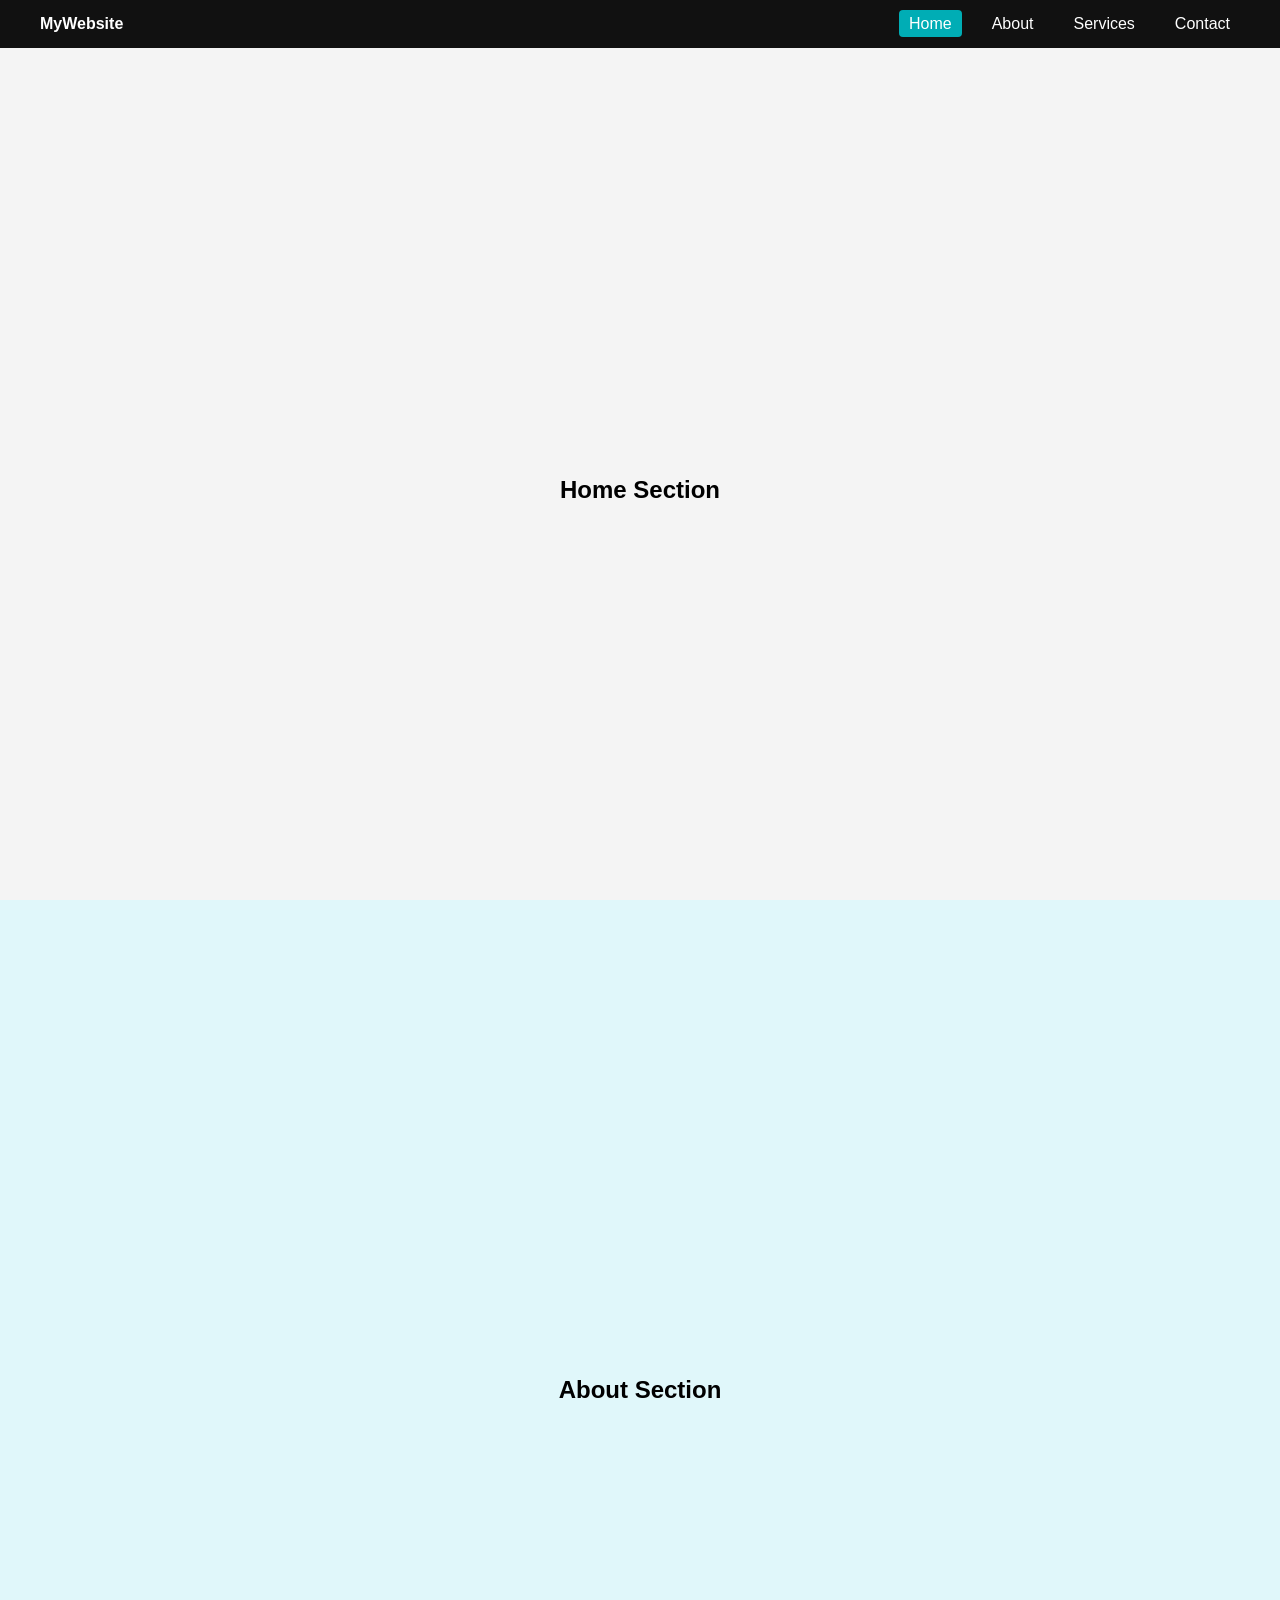
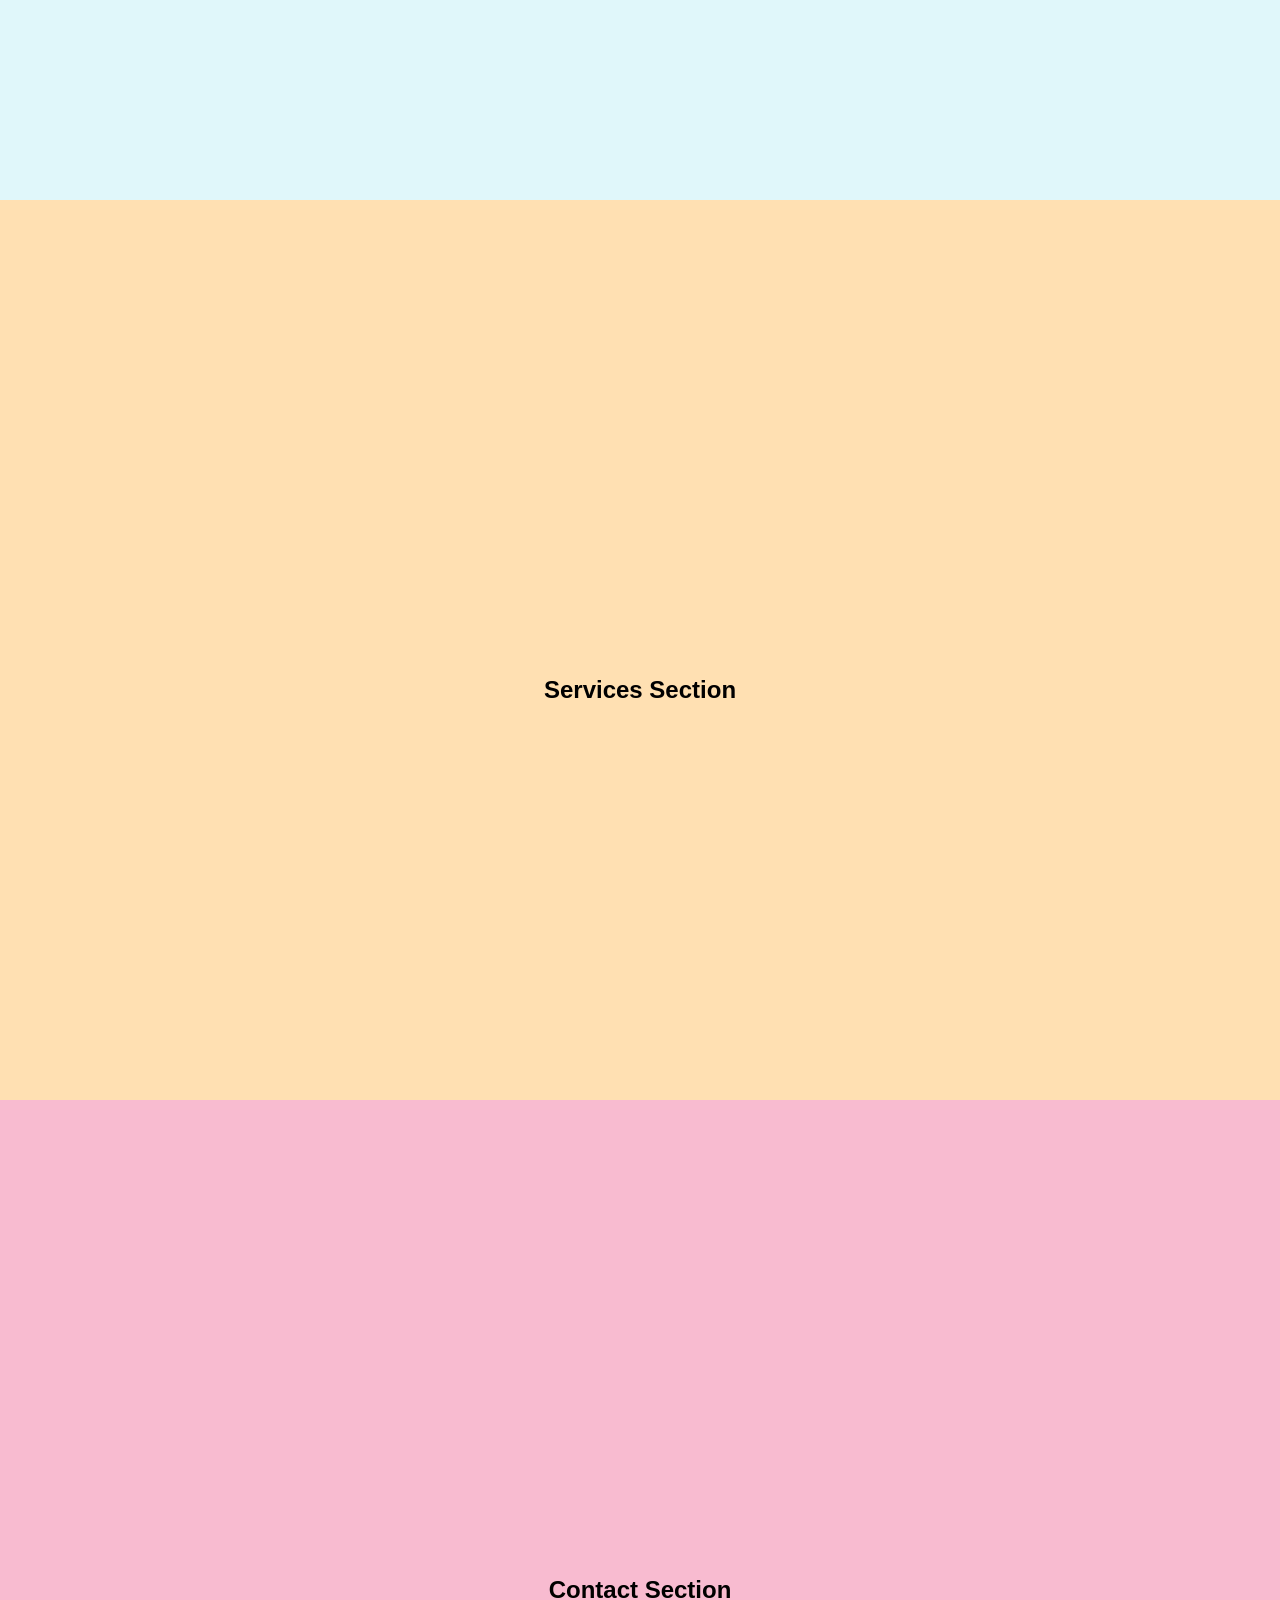
<file: web_internship/task 3/index.html>
<!DOCTYPE html>
<html lang="en">
<head>
<meta charset="UTF-8">
<meta name="viewport" content="width=device-width, initial-scale=1.0">
<title>Navigation Menu</title>
<link rel="stylesheet" href="style.css">
</head>
<body>

<nav>
    <div class="logo">MyWebsite</div>

    <ul class="nav-links">
        <li><a href="#home" class="active">Home</a></li>
        <li><a href="#about">About</a></li>
        <li><a href="#services">Services</a></li>
        <li><a href="#contact">Contact</a></li>
    </ul>

    <div class="menu-toggle" onclick="toggleMenu()">☰</div>
</nav>

<section id="home"><h2>Home Section</h2></section>
<section id="about"><h2>About Section</h2></section>
<section id="services"><h2>Services Section</h2></section>
<section id="contact"><h2>Contact Section</h2></section>

<script src="script.js"></script>
</body>
</html>
</file>
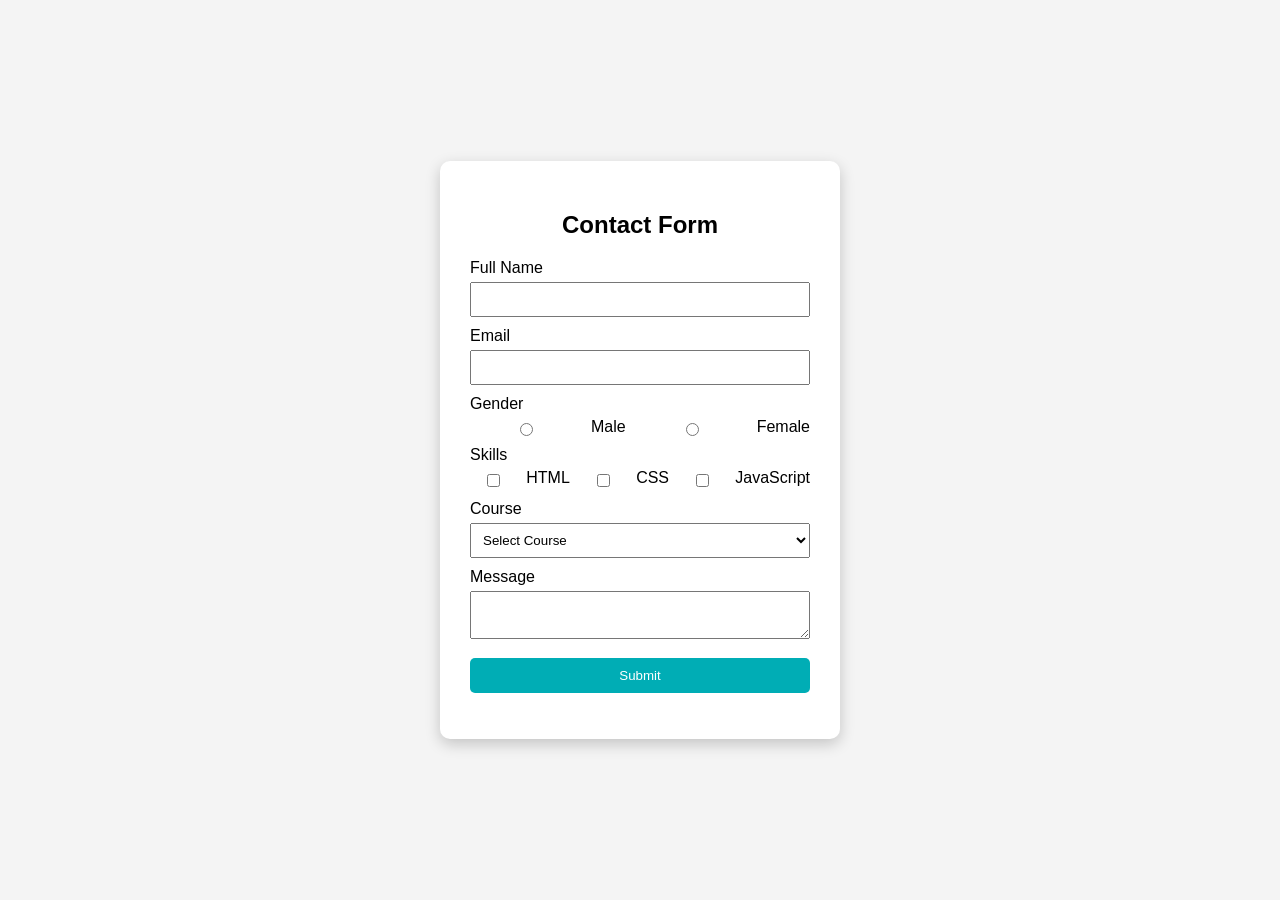
<file: web_internship/task4/index.html>
<!DOCTYPE html>
<html lang="en">
<head>
<meta charset="UTF-8">
<meta name="viewport" content="width=device-width, initial-scale=1.0">
<title>Contact Form</title>
<link rel="stylesheet" href="style.css">
</head>
<body>

<div class="container">
    <h2>Contact Form</h2>

    <form id="contactForm">

        <label>Full Name</label>
        <input type="text" id="name" required>

        <label>Email</label>
        <input type="email" id="email" required>

        <label>Gender</label>
        <div class="inline">
            <input type="radio" name="gender" value="Male" required> Male
            <input type="radio" name="gender" value="Female"> Female
        </div>

        <label>Skills</label>
        <div class="inline">
            <input type="checkbox" value="HTML"> HTML
            <input type="checkbox" value="CSS"> CSS
            <input type="checkbox" value="JavaScript"> JavaScript
        </div>

        <label>Course</label>
        <select required>
            <option value="">Select Course</option>
            <option>B.Tech</option>
            <option>BCA</option>
            <option>MCA</option>
        </select>

        <label>Message</label>
        <textarea required></textarea>

        <button type="submit">Submit</button>
        <p id="successMsg"></p>

    </form>
</div>

<script src="script.js"></script>
</body>
</html>
</file>
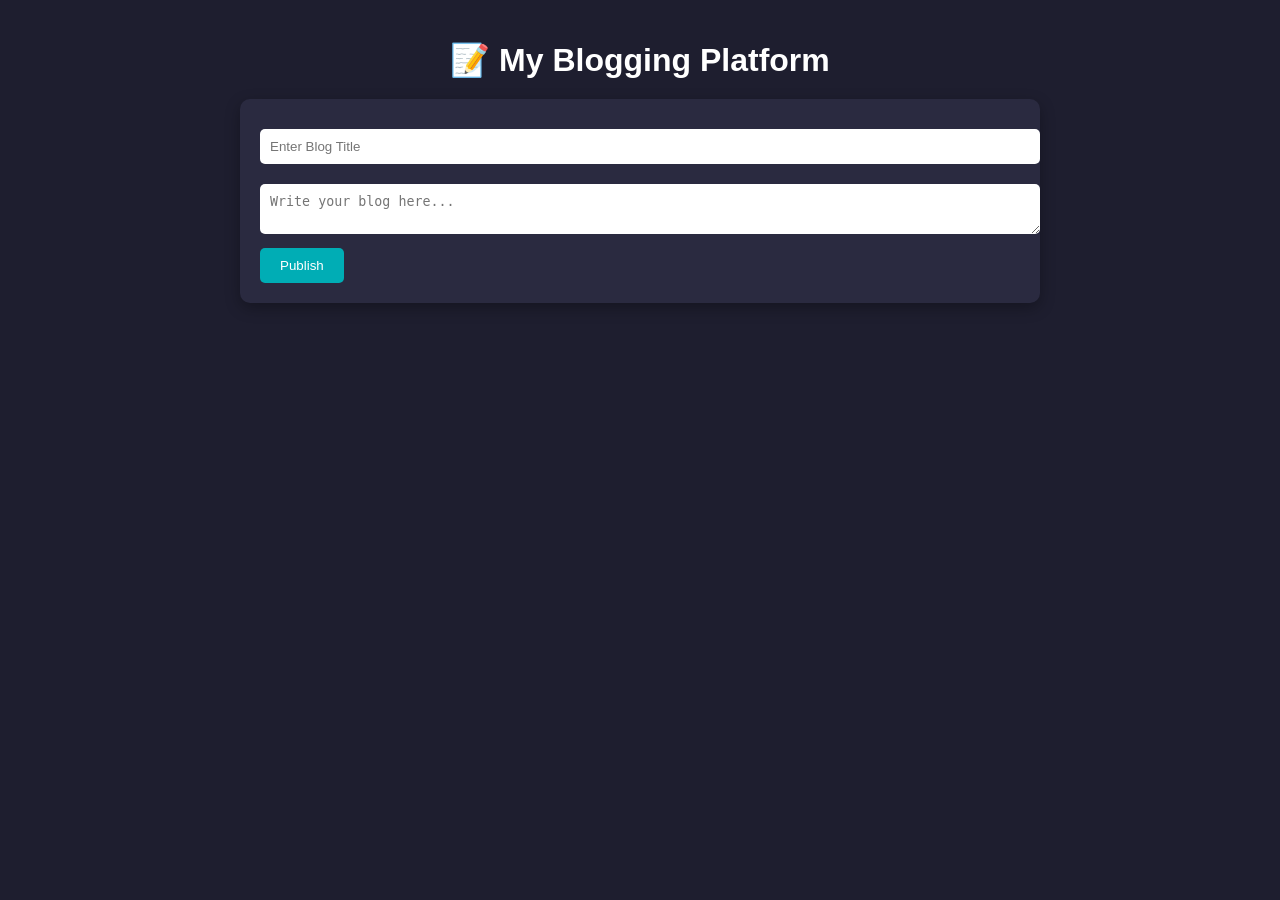
<file: web_internship/task5/index.html>
<!DOCTYPE html>
<html lang="en">
<head>
<meta charset="UTF-8">
<meta name="viewport" content="width=device-width, initial-scale=1.0">
<title>Advanced Blogging Platform</title>
<link rel="stylesheet" href="style.css">
</head>
<body>

<div class="container">
    <h1>📝 My Blogging Platform</h1>

    <div class="form-section">
        <input type="hidden" id="editId">
        <input type="text" id="title" placeholder="Enter Blog Title">
        <textarea id="content" placeholder="Write your blog here..."></textarea>
        <button onclick="savePost()">Publish</button>
    </div>

    <div id="posts"></div>
</div>

<script src="script.js"></script>
</body>
</html>
</file>
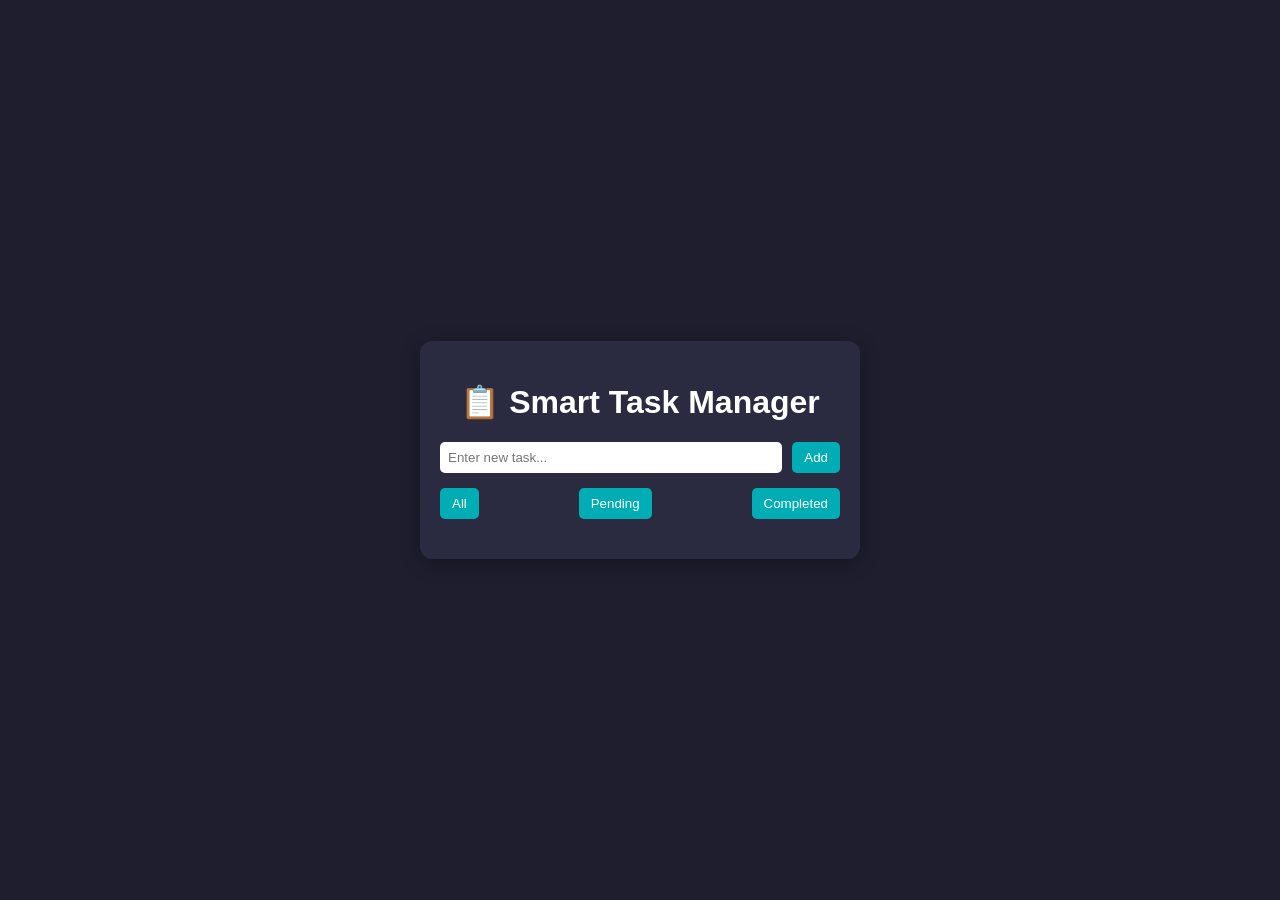
<file: web_internship/task6/index.html>
<!DOCTYPE html>
<html lang="en">
<head>
<meta charset="UTF-8">
<meta name="viewport" content="width=device-width, initial-scale=1.0">
<title>Smart Task Manager</title>
<link rel="stylesheet" href="style.css">
</head>
<body>

<div class="container">
    <h1>📋 Smart Task Manager</h1>

    <div class="input-section">
        <input type="text" id="taskInput" placeholder="Enter new task...">
        <button onclick="addTask()">Add</button>
    </div>

    <div class="filters">
        <button onclick="filterTasks('all')">All</button>
        <button onclick="filterTasks('pending')">Pending</button>
        <button onclick="filterTasks('completed')">Completed</button>
    </div>

    <ul id="taskList"></ul>

    <p id="taskCount"></p>
</div>

<script src="script.js"></script>
</body>
</html>
</file>
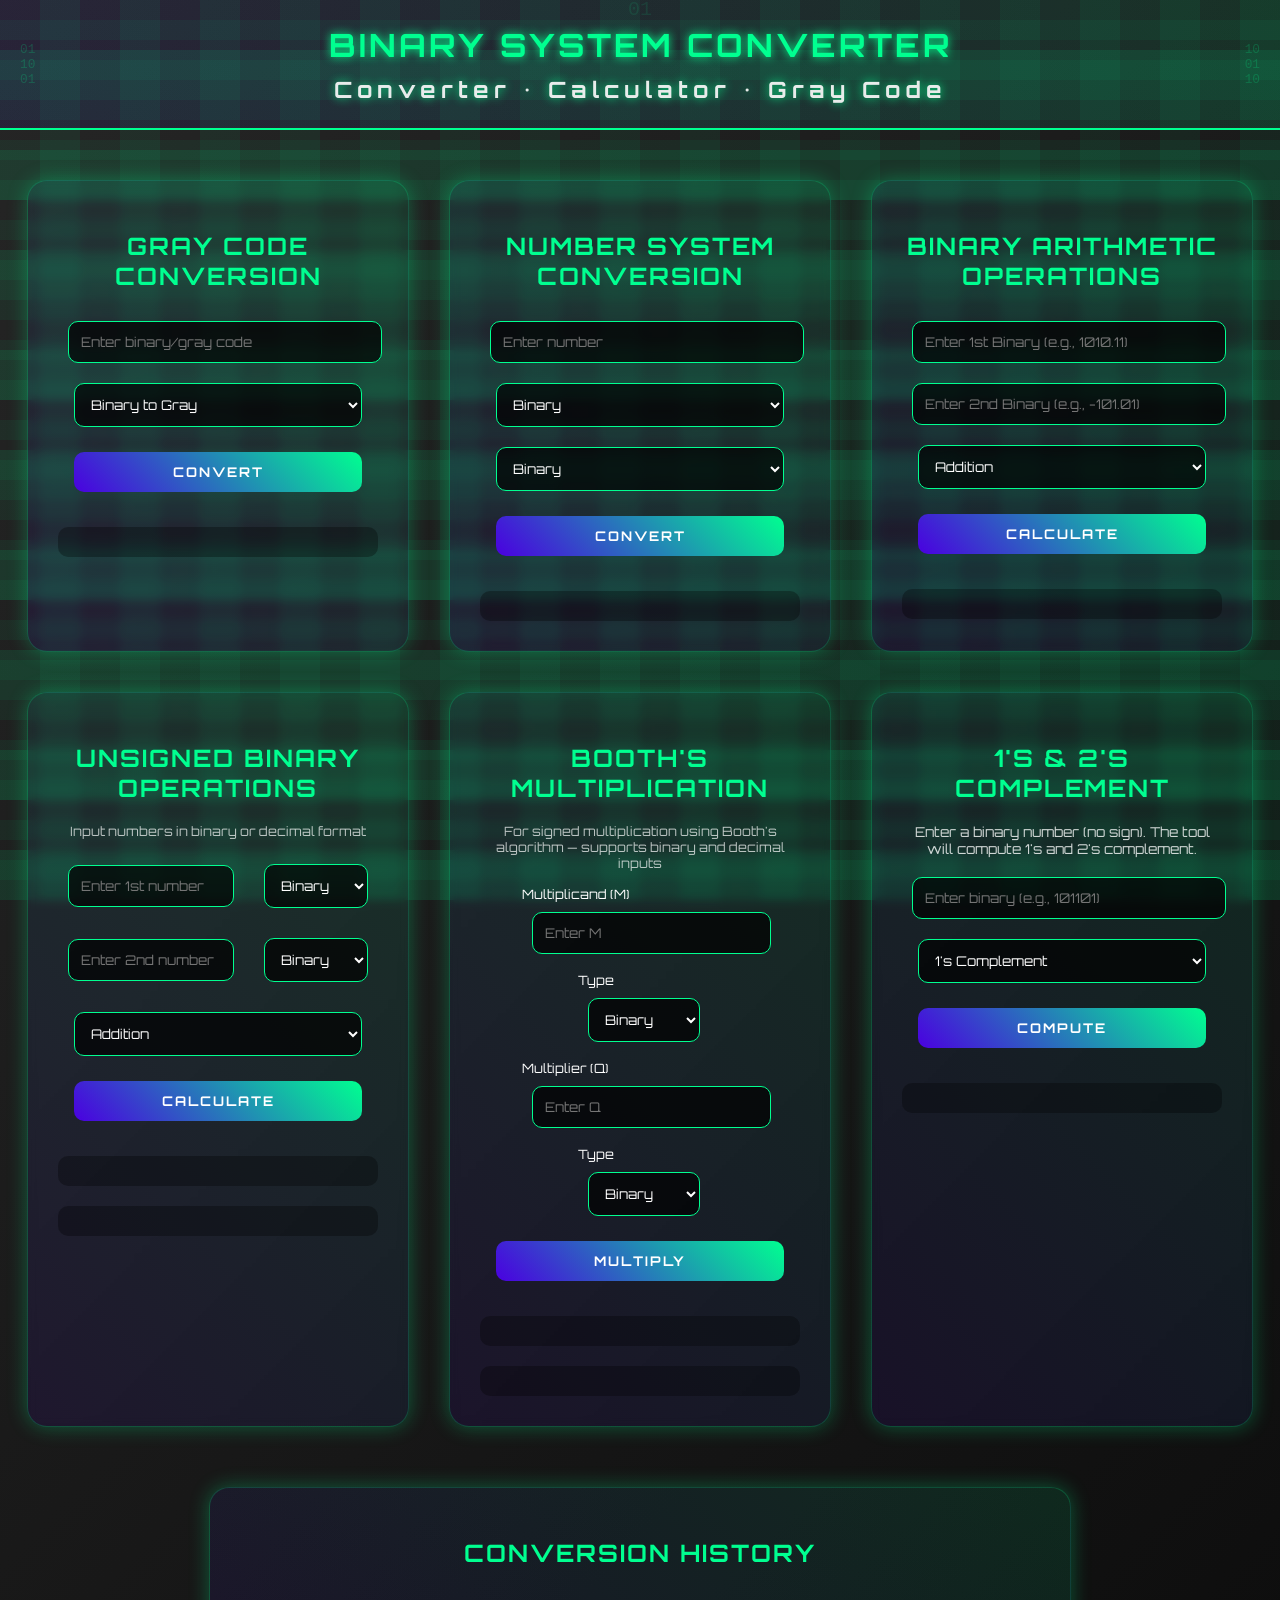
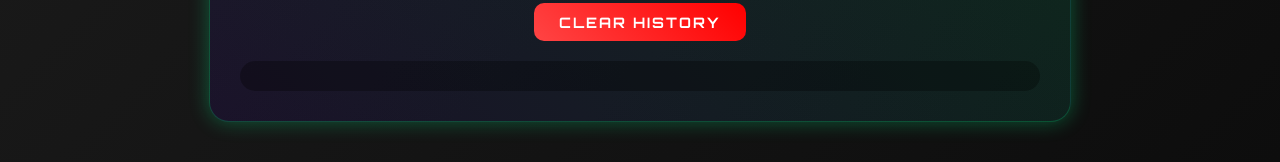
<file: web_internship/projects/binary-converter/index.html>
<!DOCTYPE html>
<html lang="en">

<head>
    <meta charset="UTF-8">
    <meta name="viewport" content="width=device-width, initial-scale=1.0">
    <title> BinaryHub | Converter & Calculator</title>
    <link rel="preconnect" href="https://fonts.googleapis.com">
    <link rel="preconnect" href="https://fonts.gstatic.com" crossorigin>
    <link href="https://fonts.googleapis.com/css2?family=Orbitron:wght@400;700&display=swap" rel="stylesheet">
    <style>
        @import url('https://fonts.googleapis.com/css2?family=Orbitron:wght@400;700&display=swap');

        :root {
            --primary-color: #00ff90;
            --secondary-color: #4a00e0;
            --bg-gradient: linear-gradient(135deg, rgba(26, 26, 26, 0.95), rgba(0, 0, 0, 0.95));
            --card-gradient: linear-gradient(45deg, rgba(74, 0, 224, 0.1), rgba(0, 255, 144, 0.1));
            --glow-shadow: 0 0 20px rgba(0, 255, 144, 0.3);
        }

        @keyframes binaryRain {
            0% {
                transform: translateY(-50%);
            }

            100% {
                transform: translateY(50%);
            }
        }

        body {
            font-family: 'Orbitron', sans-serif;
            background: var(--bg-gradient);
            color: white;
            text-align: center;
            margin: 0;
            padding: 0;
            min-height: 100vh;
            overflow-x: hidden;
            position: relative;
        }

        body::before {
            content: "";
            position: fixed;
            top: 0;
            left: 0;
            width: 100%;
            height: 100%;
            pointer-events: none;
            z-index: -1;
            background: repeating-linear-gradient(180deg,
                    transparent 0,
                    transparent 50px,
                    rgba(0, 255, 144, 0.1) 50px,
                    rgba(0, 255, 144, 0.1) 100px);
            animation: binaryRain 20s linear infinite;
        }

        body::after {
            content: "01";
            position: fixed;
            top: 0;
            left: 0;
            width: 100%;
            height: 100%;
            pointer-events: none;
            z-index: -1;
            font-family: 'Courier New', monospace;
            font-size: 20px;
            line-height: 20px;
            color: rgba(0, 255, 144, 0.1);
            white-space: pre-wrap;
            animation: binaryRain 15s linear infinite;
            background:
                repeating-linear-gradient(90deg,
                    transparent 0px,
                    transparent 40px,
                    rgba(0, 255, 144, 0.05) 40px,
                    rgba(0, 255, 144, 0.05) 80px),
                repeating-linear-gradient(180deg,
                    transparent 0px,
                    transparent 20px,
                    rgba(0, 255, 144, 0.05) 20px,
                    rgba(0, 255, 144, 0.05) 40px);
        }

        @keyframes glitch {
            0% {
                transform: none;
                opacity: 1;
            }

            7% {
                transform: skew(-0.5deg, -0.9deg);
                opacity: 0.75;
            }

            10% {
                transform: none;
                opacity: 1;
            }

            27% {
                transform: none;
                opacity: 1;
            }

            30% {
                transform: skew(0.8deg, -0.1deg);
                opacity: 0.75;
            }

            35% {
                transform: none;
                opacity: 1;
            }

            52% {
                transform: none;
                opacity: 1;
            }

            55% {
                transform: skew(-1deg, 0.2deg);
                opacity: 0.75;
            }

            50% {
                transform: none;
                opacity: 1;
            }

            72% {
                transform: none;
                opacity: 1;
            }

            75% {
                transform: skew(0.4deg, 1deg);
                opacity: 0.75;
            }

            80% {
                transform: none;
                opacity: 1;
            }

            100% {
                transform: none;
                opacity: 1;
            }
        }

        @keyframes float {

            0%,
            100% {
                transform: translateY(0);
            }

            50% {
                transform: translateY(-10px);
            }
        }

        .header-container {
            background: var(--card-gradient);
            padding: 25px;
            margin: 0;
            border-bottom: 2px solid var(--primary-color);
            position: relative;
            overflow: hidden;
        }

        .header-container::before {
            content: '';
            position: absolute;
            top: 0;
            left: -100%;
            width: 100%;
            height: 100%;
            background: linear-gradient(90deg,
                    transparent,
                    rgba(0, 255, 144, 0.2),
                    transparent);
            animation: shine 3s infinite;
        }

        @keyframes shine {
            to {
                left: 200%;
            }
        }

        h1 {
            color: var(--primary-color);
            text-transform: uppercase;
            letter-spacing: 3px;
            text-shadow: 0 0 10px var(--primary-color);
            margin: 0;
            animation: glitch 5s infinite;
            position: relative;
        }

        .header-subtitle {
            font-size: 0.7em;
            display: block;
            margin-top: 10px;
            color: #fff;
            text-transform: none;
            letter-spacing: 5px;
            opacity: 0.9;
        }

        .binary-decoration {
            position: absolute;
            font-family: 'Courier New', monospace;
            color: rgba(0, 255, 144, 0.2);
            font-size: 0.8em;
            pointer-events: none;
            user-select: none;
        }

        .binary-left {
            left: 20px;
            top: 50%;
            transform: translateY(-50%);
        }

        .binary-right {
            right: 20px;
            top: 50%;
            transform: translateY(-50%);
        }

        .header-subtitle span {
            display: inline-block;
            position: relative;
            transition: all 0.3s ease;
        }

        .header-subtitle span:hover {
            color: var(--primary-color);
            text-shadow: 0 0 10px var(--primary-color);
            transform: scale(1.1);
        }

        .header-subtitle span::before {
            content: attr(data-text);
            position: absolute;
            left: -2px;
            text-shadow: 3px 3px var(--secondary-color);
            opacity: 0;
            transform: scale(0.8);
            transition: all 0.3s ease;
        }

        .header-subtitle span:hover::before {
            opacity: 0.3;
            transform: scale(1);
        }

        .container {
            margin-top: 30px;
            display: flex;
            flex-wrap: wrap;
            justify-content: center;
            gap: 40px;
            padding: 20px;
        }

        .card {
            background: var(--card-gradient);
            padding: 30px;
            border-radius: 20px;
            width: 320px;
            box-shadow: var(--glow-shadow);
            border: 1px solid rgba(0, 255, 144, 0.2);
            backdrop-filter: blur(5px);
            transition: transform 0.3s, box-shadow 0.3s;
        }

        .card:hover {
            transform: translateY(-5px);
            box-shadow: 0 0 30px rgba(0, 255, 144, 0.4);
        }

        h2 {
            color: var(--primary-color);
            margin-bottom: 20px;
            font-size: 1.5em;
            text-transform: uppercase;
            letter-spacing: 2px;
        }

        input,
        select {
            padding: 12px;
            width: 90%;
            margin: 10px;
            border-radius: 10px;
            border: 1px solid var(--primary-color);
            background: rgba(0, 0, 0, 0.7);
            color: white;
            font-family: 'Orbitron', sans-serif;
            transition: all 0.3s;
        }

        input:focus,
        select:focus {
            outline: none;
            box-shadow: 0 0 15px var(--primary-color);
            background: rgba(0, 0, 0, 0.9);
        }

        button {
            padding: 12px 25px;
            width: 90%;
            margin: 15px 10px;
            border-radius: 10px;
            border: none;
            background: linear-gradient(45deg, var(--secondary-color), var(--primary-color));
            color: white;
            cursor: pointer;
            font-weight: bold;
            font-family: 'Orbitron', sans-serif;
            text-transform: uppercase;
            letter-spacing: 2px;
            transition: all 0.3s;
            position: relative;
            overflow: hidden;
        }

        button:hover {
            transform: scale(1.02);
            box-shadow: 0 0 20px rgba(0, 255, 144, 0.5);
        }

        button:active {
            transform: scale(0.98);
        }

        .result {
            margin-top: 20px;
            font-weight: bold;
            color: var(--primary-color);
            text-shadow: 0 0 5px var(--primary-color);
            padding: 15px;
            border-radius: 10px;
            background: rgba(0, 0, 0, 0.3);
        }

        .history-card {
            background: var(--card-gradient);
            padding: 30px;
            border-radius: 20px;
            width: 90%;
            max-width: 800px;
            margin: 40px auto;
            box-shadow: var(--glow-shadow);
            border: 1px solid rgba(0, 255, 144, 0.2);
        }

        .history-list {
            max-height: 300px;
            overflow-y: auto;
            text-align: left;
            padding: 15px;
            border-radius: 15px;
            background: rgba(0, 0, 0, 0.3);
            scrollbar-width: thin;
            scrollbar-color: var(--primary-color) rgba(0, 0, 0, 0.3);
        }

        .history-list::-webkit-scrollbar {
            width: 8px;
        }

        .history-list::-webkit-scrollbar-track {
            background: rgba(0, 0, 0, 0.3);
            border-radius: 4px;
        }

        .history-list::-webkit-scrollbar-thumb {
            background: var(--primary-color);
            border-radius: 4px;
        }

        .history-item {
            padding: 15px;
            border-bottom: 1px solid rgba(0, 255, 144, 0.2);
            margin: 8px 0;
            border-radius: 8px;
            transition: all 0.3s;
        }

        .history-item:hover {
            background: rgba(0, 255, 144, 0.1);
            transform: translateX(5px);
        }

        .clear-history {
            background: linear-gradient(45deg, #ff4444, #ff0000);
            color: white;
            width: auto;
            padding: 10px 25px;
            margin-bottom: 20px;
            font-size: 0.9em;
        }

        .clear-history:hover {
            background: linear-gradient(45deg, #ff0000, #ff4444);
        }

        /* Binary rain container */
        .binary-rain {
            position: fixed;
            top: 0;
            left: 0;
            width: 100%;
            height: 100%;
            pointer-events: none;
            z-index: -1;
            overflow: hidden;
        }

        .binary-column {
            position: absolute;
            top: -20px;
            color: rgba(0, 255, 144, 0.2);
            font-family: 'Courier New', monospace;
            font-size: 20px;
            line-height: 20px;
            white-space: nowrap;
            animation: rain linear infinite;
        }

        @keyframes rain {
            from {
                transform: translateY(-100%);
            }

            to {
                transform: translateY(100vh);
            }
        }
    </style>
</head>

<body>
    <div class="binary-rain"></div>
    <script>
        // Create dynamic binary rain effect
        function createBinaryRain() {
            const container = document.querySelector('.binary-rain');
            const width = window.innerWidth;
            const columns = Math.floor(width / 20); // 20px per column

            for (let i = 0; i < columns; i++) {
                const column = document.createElement('div');
                column.className = 'binary-column';
                column.style.left = i * 20 + 'px';
                column.style.animationDuration = Math.random() * 10 + 5 + 's'; // Random speed between 5-15s
                column.style.animationDelay = Math.random() * 5 + 's'; // Random delay up to 5s
                container.appendChild(column);

                // Generate random binary string
                setInterval(() => {
                    column.textContent = Array(Math.floor(Math.random() * 20) + 10)
                        .fill(0)
                        .map(() => Math.round(Math.random()))
                        .join('');
                }, 1000);
            }
        }

        // Initialize binary rain on page load
        window.addEventListener('load', createBinaryRain);

        // Recreate rain effect on window resize
        let resizeTimeout;
        window.addEventListener('resize', () => {
            clearTimeout(resizeTimeout);
            resizeTimeout = setTimeout(() => {
                const container = document.querySelector('.binary-rain');
                container.innerHTML = '';
                createBinaryRain();
            }, 300);
        });
    </script>

    <div class="header-container">
        <div class="binary-decoration binary-left">01<br>10<br>01</div>
        <h1>
            <span class="header-main">Binary System Converter</span>
            <span class="header-subtitle">
                <span data-text="Converter">Converter</span> •
                <span data-text="Calculator">Calculator</span> •
                <span data-text="Gray Code">Gray Code</span>
            </span>
        </h1>
        <div class="binary-decoration binary-right">10<br>01<br>10</div>
    </div>
    <div class="container">
        <!-- Gray Code Section -->
        <div class="card">
            <h2>Gray Code Conversion</h2>
            <input type="text" id="grayInput" placeholder="Enter binary/gray code">
            <select id="grayOperation">
                <option value="binaryToGray">Binary to Gray</option>
                <option value="grayToBinary">Gray to Binary</option>
            </select>
            <button onclick="convertGrayCode()">Convert</button>
            <div id="grayResult" class="result"></div>
        </div>

        <!-- Conversion Section -->
        <div class="card">
            <h2>Number System Conversion</h2>
            <input type="text" id="numInput" placeholder="Enter number">
            <select id="fromBase">
                <option value="2">Binary</option>
                <option value="8">Octal</option>
                <option value="10">Decimal</option>
                <option value="16">Hexadecimal</option>
            </select>
            <select id="toBase">
                <option value="2">Binary</option>
                <option value="8">Octal</option>
                <option value="10">Decimal</option>
                <option value="16">Hexadecimal</option>
            </select>
            <button onclick="convert()">Convert</button>
            <div id="convResult" class="result"></div>
        </div>

        <!-- Arithmetic Section -->
        <div class="card">
            <h2>Binary Arithmetic Operations</h2>
            <input type="text" id="bin1" placeholder="Enter 1st Binary (e.g., 1010.11)">
            <input type="text" id="bin2" placeholder="Enter 2nd Binary (e.g., -101.01)">
            <select id="operation">
                <option value="add">Addition</option>
                <option value="sub">Subtraction</option>
                <option value="mul">Multiplication</option>
                <option value="div">Division</option>
            </select>
            <button onclick="binaryOperation()">Calculate</button>
            <div id="arthResult" class="result"></div>
        </div>

        <!-- Unsigned Binary Section -->
        <div class="card">
            <h2>Unsigned Binary Operations</h2>
            <div class="info-text" style="font-size: 0.8em; margin-bottom: 15px; color: rgba(255,255,255,0.7);">
                Input numbers in binary or decimal format
            </div>
            <div style="display: flex; align-items: center; gap: 10px; margin-bottom: 10px;">
                <input type="text" id="unsignedBin1" placeholder="Enter 1st number" style="flex: 1;">
                <select id="input1Type" style="width: auto;">
                    <option value="binary">Binary</option>
                    <option value="decimal">Decimal</option>
                </select>
            </div>
            <div style="display: flex; align-items: center; gap: 10px; margin-bottom: 10px;">
                <input type="text" id="unsignedBin2" placeholder="Enter 2nd number" style="flex: 1;">
                <select id="input2Type" style="width: auto;">
                    <option value="binary">Binary</option>
                    <option value="decimal">Decimal</option>
                </select>
            </div>
            <select id="unsignedOperation">
                <option value="add">Addition</option>
                <option value="sub">Subtraction</option>
                <option value="mul">Multiplication</option>
                <option value="div">Division</option>
                <option value="and">AND</option>
                <option value="or">OR</option>
                <option value="xor">XOR</option>
                <option value="leftShift">Left Shift</option>
                <option value="rightShift">Right Shift</option>
            </select>
            <button onclick="unsignedBinaryOperation()">Calculate</button>
            <div id="unsignedSteps" class="result"
                style="text-align: left; font-family: monospace; white-space: pre-wrap;"></div>
            <div id="unsignedResult" class="result"></div>
        </div>

        <!-- Booth's Algorithm Section -->
        <div class="card">
            <h2>Booth's Multiplication</h2>
            <div class="info-text" style="font-size: 0.8em; margin-bottom: 15px; color: rgba(255,255,255,0.7);">
                For signed multiplication using Booth's algorithm — supports binary and decimal inputs
            </div>
            <div style="display:flex; gap:8px; align-items:center; justify-content:center; flex-wrap:wrap;">
                <div style="display:flex; flex-direction:column; align-items:flex-start">
                    <label style="font-size:0.8em">Multiplicand (M)</label>
                    <input type="text" id="boothM" placeholder="Enter M">
                </div>
                <div style="display:flex; flex-direction:column; align-items:flex-start">
                    <label style="font-size:0.8em">Type</label>
                    <select id="boothMType">
                        <option value="binary">Binary</option>
                        <option value="decimal">Decimal</option>
                    </select>
                </div>
                <div style="display:flex; flex-direction:column; align-items:flex-start">
                    <label style="font-size:0.8em">Multiplier (Q)</label>
                    <input type="text" id="boothQ" placeholder="Enter Q">
                </div>
                <div style="display:flex; flex-direction:column; align-items:flex-start">
                    <label style="font-size:0.8em">Type</label>
                    <select id="boothQType">
                        <option value="binary">Binary</option>
                        <option value="decimal">Decimal</option>
                    </select>
                </div>
            </div>
            <button onclick="boothMultiplication()">Multiply</button>
            <div id="boothSteps" class="result"
                style="text-align: left; font-family: monospace; white-space: pre-wrap;"></div>
            <div id="boothResult" class="result"></div>
        </div>

        <!-- 1's and 2's Complement Calculator -->
        <div class="card">
            <h2>1's & 2's Complement</h2>
            <div style="font-size:0.85em; color: rgba(255,255,255,0.8); margin-bottom:10px;">
                Enter a binary number (no sign). The tool will compute 1's and 2's complement.
            </div>
            <input type="text" id="compInput" placeholder="Enter binary (e.g., 101101)">
            <select id="compOperation">
                <option value="ones">1's Complement</option>
                <option value="twos">2's Complement</option>
            </select>
            <button onclick="calculateComplement()">Compute</button>
            <div id="compResult" class="result" style="word-break:break-all;"></div>
        </div>

    </div>

    <!-- History Section -->
    <div class="history-card">
        <h2>Conversion History</h2>
        <button class="clear-history" onclick="clearHistory()">Clear History</button>
        <div id="historyList" class="history-list">
            <!-- History items will be added here -->
        </div>
    </div>

    <script>
        // Initialize history from localStorage and CLEAR it as requested
        let conversionHistory = JSON.parse(localStorage.getItem('conversionHistory') || '[]');
        // Clear existing history (user requested to clear history)
        localStorage.setItem('conversionHistory', JSON.stringify([]));
        conversionHistory = [];

        // Display (now cleared) history on page load
        window.onload = function () {
            displayHistory();
        }

        function addToHistory(operation, input, result) {
            const timestamp = new Date().toLocaleString();
            conversionHistory.unshift({
                timestamp,
                operation,
                input,
                result
            });

            // Keep only last 50 entries
            if (conversionHistory.length > 50) {
                conversionHistory.pop();
            }

            // Save to localStorage
            localStorage.setItem('conversionHistory', JSON.stringify(conversionHistory));
            displayHistory();
        }

        function displayHistory() {
            const historyList = document.getElementById('historyList');
            historyList.innerHTML = conversionHistory.map(item => `
                <div class="history-item">
                    <strong>${item.operation}</strong><br>
                    Input: ${item.input}<br>
                    Result: ${item.result}<br>
                    <small>${item.timestamp}</small>
                </div>
            `).join('');
        }

        function clearHistory() {
            conversionHistory = [];
            localStorage.setItem('conversionHistory', JSON.stringify(conversionHistory));
            displayHistory();
        }

        function convertGrayCode() {
            let input = document.getElementById("grayInput").value.trim();
            let operation = document.getElementById("grayOperation").value;

            if (!/^[01]+$/.test(input)) {
                document.getElementById("grayResult").innerHTML = "Please enter a valid binary number!";
                return;
            }

            let result;
            if (operation === "binaryToGray") {
                result = binaryToGray(input);
                document.getElementById("grayResult").innerHTML =
                    `Gray Code: ${result}`;
                addToHistory("Binary to Gray", input, result);
            } else {
                result = grayToBinary(input);
                document.getElementById("grayResult").innerHTML =
                    `Binary: ${result}`;
                addToHistory("Gray to Binary", input, result);
            }
        }

        function binaryToGray(binary) {
            let result = binary[0];  // First bit remains same
            for (let i = 1; i < binary.length; i++) {
                // XOR current bit with previous bit
                result += (parseInt(binary[i]) ^ parseInt(binary[i - 1])).toString();
            }
            return result;
        }

        function grayToBinary(gray) {
            let result = gray[0];  // First bit remains same
            let bin = parseInt(gray[0]);
            for (let i = 1; i < gray.length; i++) {
                // XOR all bits from MSB to current bit
                bin = bin ^ parseInt(gray[i]);
                result += bin.toString();
            }
            return result;
        }

        function decimalToBinary(decimal) {
            if (decimal === 0) return "0";

            let sign = decimal < 0 ? "-" : "";
            decimal = Math.abs(decimal);

            // Handle integer part
            let intPart = Math.floor(decimal);
            let fracPart = decimal - intPart;

            // Convert integer part to binary
            let intBinary = intPart > 0 ? intPart.toString(2) : "0";

            // Convert fractional part to binary with 8-bit precision
            let fracBinary = "";
            const precision = 8;
            while (fracPart > 0 && fracBinary.length < precision) {
                fracPart *= 2;
                fracBinary += Math.floor(fracPart);
                fracPart -= Math.floor(fracPart);
            }

            return fracBinary ? `${sign}${intBinary}.${fracBinary}` : `${sign}${intBinary}`;
        }

        function binaryToDecimal(binary) {
            if (!/^-?[01]+\.?[01]*$/.test(binary)) throw "Invalid binary number";

            let sign = 1;
            if (binary.startsWith('-')) {
                sign = -1;
                binary = binary.substring(1);
            }

            let parts = binary.split('.');
            let intPart = parts[0];
            let fracPart = parts[1] || "";

            // Convert integer part
            let decimal = parseInt(intPart, 2);

            // Convert fractional part
            let fraction = 0;
            for (let i = 0; i < fracPart.length; i++) {
                fraction += parseInt(fracPart[i]) * Math.pow(2, -(i + 1));
            }

            return sign * (decimal + fraction);
        }

        function convert() {
            let num = document.getElementById("numInput").value.trim();
            let from = parseInt(document.getElementById("fromBase").value);
            let to = parseInt(document.getElementById("toBase").value);

            try {
                let result;
                if (from === 2 && to === 10) {
                    result = binaryToDecimal(num).toString();
                } else if (from === 10 && to === 2) {
                    result = decimalToBinary(parseFloat(num));
                } else {
                    // For other bases, use standard conversion
                    if (num.includes('.')) {
                        throw "Floating point only supported for binary-decimal conversion";
                    }
                    let decimal = parseInt(num, from);
                    if (isNaN(decimal)) throw "Invalid Input!";
                    result = decimal.toString(to).toUpperCase();
                }

                document.getElementById("convResult").innerHTML = `Result: ${result}`;
                const bases = { 2: 'Binary', 8: 'Octal', 10: 'Decimal', 16: 'Hexadecimal' };
                addToHistory(`${bases[from]} to ${bases[to]}`, num, result);
            } catch (e) {
                document.getElementById("convResult").innerHTML = e.toString();
            }
        }

        function binaryOperation() {
            let a = document.getElementById("bin1").value.trim();
            let b = document.getElementById("bin2").value.trim();
            let op = document.getElementById("operation").value;

            if (!/^-?[01]+\.?[01]*$/.test(a) || !/^-?[01]+\.?[01]*$/.test(b)) {
                document.getElementById("arthResult").innerHTML = "Enter valid binary numbers (can include decimal point and negative sign)!";
                return;
            }

            try {
                let n1 = binaryToDecimal(a);
                let n2 = binaryToDecimal(b);
                let result;

                switch (op) {
                    case 'add': result = n1 + n2; break;
                    case 'sub': result = n1 - n2; break;
                    case 'mul': result = n1 * n2; break;
                    case 'div':
                        if (n2 === 0) {
                            document.getElementById("arthResult").innerHTML = "Cannot divide by zero!";
                            return;
                        }
                        result = n1 / n2;
                        break;
                }

                const binaryResult = decimalToBinary(result);
                const decimalResult = result.toFixed(4); // Show 4 decimal places for clarity
                document.getElementById("arthResult").innerHTML =
                    `Binary Result: ${binaryResult}<br>Decimal: ${decimalResult}`;
                const operations = { add: '+', sub: '-', mul: '×', div: '÷' };
                addToHistory(`Binary ${operations[op]}`, `${a} ${operations[op]} ${b}`, `${binaryResult} (${decimalResult})`);
            } catch (e) {
                document.getElementById("arthResult").innerHTML = e.toString();
            }

        }

        function padZeros(binary, length) {
            return binary.padStart(length, '0');
        }

        function twosComplement(binary) {
            // First, pad to ensure proper length
            let result = '';
            let found = false;

            // Read from right to left
            for (let i = binary.length - 1; i >= 0; i--) {
                if (!found) {
                    // Copy bits until and including first 1
                    result = binary[i] + result;
                    if (binary[i] === '1') found = true;
                } else {
                    // Flip the remaining bits
                    result = (binary[i] === '0' ? '1' : '0') + result;
                }
            }
            return result;
        }

        // 1's complement helper
        function onesComplement(binary) {
            if (!/^[01]+$/.test(binary)) throw 'Input must be a binary string with 0s and 1s only';
            return binary.split('').map(b => b === '0' ? '1' : '0').join('');
        }

        // UI handler to compute selected complement and show result
        function calculateComplement() {
            try {
                const input = document.getElementById('compInput').value.trim();
                const op = document.getElementById('compOperation').value;
                if (!/^[01]+$/.test(input)) {
                    document.getElementById('compResult').innerHTML = 'Please enter a valid binary string (0/1 only).';
                    return;
                }

                if (op === 'ones') {
                    const ones = onesComplement(input);
                    document.getElementById('compResult').innerHTML = `1's Complement: ${ones}`;
                    addToHistory("1's Complement", input, ones);
                } else {
                    // 2's complement: invert and add 1
                    const ones = onesComplement(input);
                    // add 1 to ones (binary addition)
                    let carry = 1;
                    let twos = '';
                    for (let i = ones.length - 1; i >= 0; i--) {
                        let bit = parseInt(ones[i]) + carry;
                        if (bit === 2) {
                            twos = '0' + twos;
                            carry = 1;
                        } else {
                            twos = bit.toString() + twos;
                            carry = 0;
                        }
                    }
                    if (carry === 1) twos = '1' + twos; // extend if needed
                    document.getElementById('compResult').innerHTML = `2's Complement: ${twos}`;
                    addToHistory("2's Complement", input, twos);
                }
            } catch (e) {
                document.getElementById('compResult').innerHTML = e.toString();
            }
        }

        function validateAndConvertInput(value, type) {
            if (type === "binary") {
                if (!/^[01]+$/.test(value)) {
                    throw "Binary numbers must contain only 0s and 1s";
                }
                return {
                    decimal: parseInt(value, 2),
                    binary: value
                };
            } else { // decimal
                if (!/^\d+$/.test(value)) {
                    throw "Decimal numbers must contain only digits";
                }
                const decimal = parseInt(value, 10);
                if (decimal < 0) {
                    throw "Please enter a positive number for unsigned operations";
                }
                return {
                    decimal: decimal,
                    binary: decimal.toString(2)
                };
            }
        }

        function unsignedBinaryOperation() {
            let a = document.getElementById("unsignedBin1").value.trim();
            let b = document.getElementById("unsignedBin2").value.trim();
            let input1Type = document.getElementById("input1Type").value;
            let input2Type = document.getElementById("input2Type").value;
            let op = document.getElementById("unsignedOperation").value;
            let steps = [];

            try {
                // Convert and validate both inputs
                let num1 = validateAndConvertInput(a, input1Type);
                let num2 = op === "leftShift" || op === "rightShift" ?
                    { decimal: parseInt(b), binary: b } :
                    validateAndConvertInput(b, input2Type);

                let result;
                let n1 = num1.decimal;
                let n2 = num2.decimal;

                steps.push(`Input Numbers:`);
                steps.push(`A = ${num1.binary} (${n1} in decimal)`);
                if (op !== "leftShift" && op !== "rightShift") {
                    steps.push(`B = ${num2.binary} (${n2} in decimal)`);
                } else {
                    steps.push(`Shift amount = ${b}`);
                }
                steps.push(``);

                switch (op) {
                    case 'add':
                        result = n1 + n2;
                        steps.push(`Addition Process:`);
                        steps.push(padZeros(num1.binary, Math.max(num1.binary.length, num2.binary.length)));
                        steps.push(padZeros(num2.binary, Math.max(num1.binary.length, num2.binary.length)));
                        steps.push("-".repeat(Math.max(num1.binary.length, num2.binary.length)));
                        steps.push(result.toString(2));
                        break;

                    case 'sub':
                        if (n2 > n1) {
                            throw "In unsigned binary, the subtrahend must be smaller than or equal to the minuend";
                        }
                        result = n1 - n2;
                        steps.push(`Subtraction Process:`);
                        steps.push(padZeros(num1.binary, Math.max(num1.binary.length, num2.binary.length)));
                        steps.push(padZeros(num2.binary, Math.max(num1.binary.length, num2.binary.length)));
                        steps.push("-".repeat(Math.max(num1.binary.length, num2.binary.length)));
                        steps.push(result.toString(2));
                        break;

                    case 'mul':
                        result = n1 * n2;
                        steps.push(`Multiplication Process:`);
                        // Show standard binary multiplication steps
                        let mulSteps = standardBinaryMultiplication(num1.binary, num2.binary);
                        steps = steps.concat(mulSteps);
                        break;

                    case 'div':
                        if (n2 === 0) {
                            throw "Cannot divide by zero";
                        }
                        result = Math.floor(n1 / n2);
                        let remainder = n1 % n2;
                        steps.push(`Division Process:`);
                        steps.push(`Dividend: ${num1.binary} (${n1})`);
                        steps.push(`Divisor:  ${num2.binary} (${n2})`);
                        steps.push(`Quotient: ${result.toString(2)} (${result})`);
                        steps.push(`Remainder: ${remainder.toString(2)} (${remainder})`);
                        break;

                    case 'and':
                        result = n1 & n2;
                        steps.push(`AND Operation:`);
                        steps.push(padZeros(num1.binary, Math.max(num1.binary.length, num2.binary.length)));
                        steps.push(padZeros(num2.binary, Math.max(num1.binary.length, num2.binary.length)));
                        steps.push("-".repeat(Math.max(num1.binary.length, num2.binary.length)));
                        steps.push(result.toString(2));
                        break;

                    case 'or':
                        result = n1 | n2;
                        steps.push(`OR Operation:`);
                        steps.push(padZeros(num1.binary, Math.max(num1.binary.length, num2.binary.length)));
                        steps.push(padZeros(num2.binary, Math.max(num1.binary.length, num2.binary.length)));
                        steps.push("-".repeat(Math.max(num1.binary.length, num2.binary.length)));
                        steps.push(result.toString(2));
                        break;

                    case 'xor':
                        result = n1 ^ n2;
                        steps.push(`XOR Operation:`);
                        steps.push(padZeros(num1.binary, Math.max(num1.binary.length, num2.binary.length)));
                        steps.push(padZeros(num2.binary, Math.max(num1.binary.length, num2.binary.length)));
                        steps.push("-".repeat(Math.max(num1.binary.length, num2.binary.length)));
                        steps.push(result.toString(2));
                        break;

                    case 'leftShift':
                        result = n1 << n2;
                        steps.push(`Left Shift Operation:`);
                        steps.push(`Original:    ${num1.binary} (${n1})`);
                        steps.push(`Shift left ${n2} positions`);
                        steps.push(`Result:      ${result.toString(2)} (${result})`);
                        break;

                    case 'rightShift':
                        result = n1 >>> n2;
                        steps.push(`Right Shift Operation:`);
                        steps.push(`Original:    ${num1.binary} (${n1})`);
                        steps.push(`Shift right ${n2} positions`);
                        steps.push(`Result:      ${result.toString(2)} (${result})`);
                        break;
                }

                document.getElementById("unsignedSteps").innerHTML = steps.join('\n');
                document.getElementById("unsignedResult").innerHTML =
                    `Result: ${result.toString(2)}<br>Decimal: ${result}`;

                // Add to history
                const operations = {
                    add: '+', sub: '-', mul: '×', div: '÷',
                    and: 'AND', or: 'OR', xor: 'XOR',
                    leftShift: '<<', rightShift: '>>'
                };
                addToHistory(
                    `Unsigned Binary ${operations[op]}`,
                    `${a} ${operations[op]} ${b}`,
                    `${result.toString(2)} (${result})`
                );

            } catch (e) {
                document.getElementById("unsignedResult").innerHTML = e.toString();
                document.getElementById("unsignedSteps").innerHTML = '';
            }
        }

        function standardBinaryMultiplication(a, b) {
            let steps = [];
            let partialProducts = [];
            let maxLength = a.length + b.length;

            // Generate partial products
            for (let i = b.length - 1; i >= 0; i--) {
                if (b[i] === '1') {
                    let product = parseInt(a, 2) * Math.pow(2, b.length - 1 - i);
                    partialProducts.push(product.toString(2).padStart(maxLength, '0'));
                }
            }

            // Show the multiplication process
            steps.push(`   ${a}`);
            steps.push(` × ${b}`);
            steps.push("-".repeat(maxLength));

            // Add partial products
            partialProducts.forEach(product => {
                steps.push(product);
            });

            if (partialProducts.length > 1) {
                steps.push("-".repeat(maxLength));
                let finalResult = partialProducts.reduce((sum, curr) =>
                    (parseInt(sum, 2) + parseInt(curr, 2)).toString(2)
                );
                steps.push(finalResult.padStart(maxLength, '0'));
            }

            return steps;
        }


        function boothMultiplication() {
            try {
                // Read inputs and types (support decimal or binary)
                let Mraw = document.getElementById("boothM").value.trim();
                let Qraw = document.getElementById("boothQ").value.trim();
                const mType = document.getElementById("boothMType") ? document.getElementById("boothMType").value : 'binary';
                const qType = document.getElementById("boothQType") ? document.getElementById("boothQType").value : 'binary';

                // Prepare binary representations (two's complement for decimals)
                let mDec, qDec;
                if (mType === 'decimal') {
                    if (!/^-?\d+$/.test(Mraw)) throw 'Invalid decimal for M';
                    mDec = parseInt(Mraw, 10);
                }
                if (qType === 'decimal') {
                    if (!/^-?\d+$/.test(Qraw)) throw 'Invalid decimal for Q';
                    qDec = parseInt(Qraw, 10);
                }

                // Determine bit width: max bits for absolute values + 1 sign bit
                const mAbsBits = (mType === 'decimal') ? (Math.max(1, Math.abs(mDec).toString(2).length)) : Mraw.replace(/^-/, '').length;
                const qAbsBits = (qType === 'decimal') ? (Math.max(1, Math.abs(qDec).toString(2).length)) : Qraw.replace(/^-/, '').length;
                const maxLength = Math.max(mAbsBits, qAbsBits) + 1;

                let M, Q;
                // Build M
                if (mType === 'decimal') {
                    if (mDec >= 0) M = padZeros(mDec.toString(2), maxLength);
                    else {
                        const absBin = padZeros(Math.abs(mDec).toString(2), maxLength);
                        M = twosComplement(absBin);
                    }
                } else {
                    if (!/^-?[01]+$/.test(Mraw)) throw 'Invalid binary for M';
                    M = padZeros(Mraw.replace(/^\-/, ''), maxLength);
                    // assume user-supplied binary is already two's complement if negative
                    if (Mraw.startsWith('-')) M = twosComplement(M);
                }

                // Build Q
                if (qType === 'decimal') {
                    if (qDec >= 0) Q = padZeros(qDec.toString(2), maxLength);
                    else {
                        const absBin = padZeros(Math.abs(qDec).toString(2), maxLength);
                        Q = twosComplement(absBin);
                    }
                } else {
                    if (!/^-?[01]+$/.test(Qraw)) throw 'Invalid binary for Q';
                    Q = padZeros(Qraw.replace(/^\-/, ''), maxLength);
                    if (Qraw.startsWith('-')) Q = twosComplement(Q);
                }

                let steps = [];
                steps.push("Booth's Algorithm Steps:\n");
                steps.push(`Input:`);
                steps.push(`  Raw M = ${Mraw} (type: ${mType})`);
                if (mType === 'decimal') {
                    steps.push(`  M -> binary (padded ${maxLength} bits) = ${M}` + (mDec < 0 ? ` (two's complement of ${Math.abs(mDec)})` : ``));
                } else {
                    steps.push(`  M (binary, padded ${maxLength} bits) = ${M}`);
                }
                steps.push(`  Raw Q = ${Qraw} (type: ${qType})`);
                if (qType === 'decimal') {
                    steps.push(`  Q -> binary (padded ${maxLength} bits) = ${Q}` + (qDec < 0 ? ` (two's complement of ${Math.abs(qDec)})` : ``));
                } else {
                    steps.push(`  Q (binary, padded ${maxLength} bits) = ${Q}`);
                }
                steps.push('');
                steps.push(`Initial values:`);
                steps.push(`M  = ${M} (Multiplicand)`);
                steps.push(`Q  = ${Q} (Multiplier)\n`);

                // Initialize variables
                let A = '0'.repeat(maxLength);  // Accumulator
                let Q_1 = '0';  // Extra bit
                let count = maxLength;

                steps.push("Start of algorithm:");

                // Main algorithm loop
                while (count > 0) {
                    steps.push(`\nStep ${maxLength - count + 1}:`);
                    steps.push(`A = ${A}, Q = ${Q}, Q₋₁ = ${Q_1}`);

                    // Look at the least significant bit of Q and Q_1
                    const QQ_1 = Q[Q.length - 1] + Q_1;
                    steps.push(`  Q₀Q₋₁ = ${QQ_1}`);

                    if (QQ_1 === '10') {
                        // Subtract M from A
                        steps.push(`  Operation: A = A - M`);
                        let temp = '';
                        let borrow = 0;
                        for (let i = maxLength - 1; i >= 0; i--) {
                            let diff = parseInt(A[i]) - parseInt(M[i]) - borrow;
                            if (diff < 0) {
                                diff += 2;
                                borrow = 1;
                            } else {
                                borrow = 0;
                            }
                            temp = diff.toString() + temp;
                        }
                        A = temp;
                        steps.push(`  After A - M: A = ${A}`);
                    } else if (QQ_1 === '01') {
                        // Add M to A
                        steps.push(`  Operation: A = A + M`);
                        let temp = '';
                        let carry = 0;
                        for (let i = maxLength - 1; i >= 0; i--) {
                            let sum = parseInt(A[i]) + parseInt(M[i]) + carry;
                            carry = sum > 1 ? 1 : 0;
                            temp = (sum % 2).toString() + temp;
                        }
                        A = temp;
                        steps.push(`  After A + M: A = ${A}`);
                    } else {
                        steps.push(`  Operation: No arithmetic operation`);
                    }

                    // Arithmetic right shift
                    Q_1 = Q[Q.length - 1];
                    Q = A[A.length - 1] + Q.substring(0, Q.length - 1);
                    A = A[0] + A.substring(0, A.length - 1);
                    steps.push(`  After shift: A = ${A}, Q = ${Q}, Q₋₁ = ${Q_1}`);

                    count--;
                }

                const result = A + Q;
                steps.push(`\nFinal Result: ${result}`);

                // Convert to decimal considering two's complement
                const signBit = result[0];
                let decimalResult;
                if (signBit === '1') {
                    // If negative, take two's complement and negate
                    const invertedBits = result.split('').map(b => b === '0' ? '1' : '0').join('');
                    decimalResult = -(parseInt(invertedBits, 2) + 1);
                } else {
                    decimalResult = parseInt(result, 2);
                }

                document.getElementById("boothSteps").innerHTML = steps.join('\n');
                document.getElementById("boothResult").innerHTML =
                    `Result: ${result}<br>Decimal: ${decimalResult}`;

                // Add to history
                addToHistory("Booth's Multiplication",
                    `${M} × ${Q}`,
                    `${result} (${decimalResult})`);

            } catch (e) {
                document.getElementById("boothResult").innerHTML = e.toString();
                document.getElementById("boothSteps").innerHTML = '';
            }
        }
    </script>

    <!-- Removed duplicate Unsigned Booth's Multiplication UI (user requested removal) -->

</body>

</html>
</file>
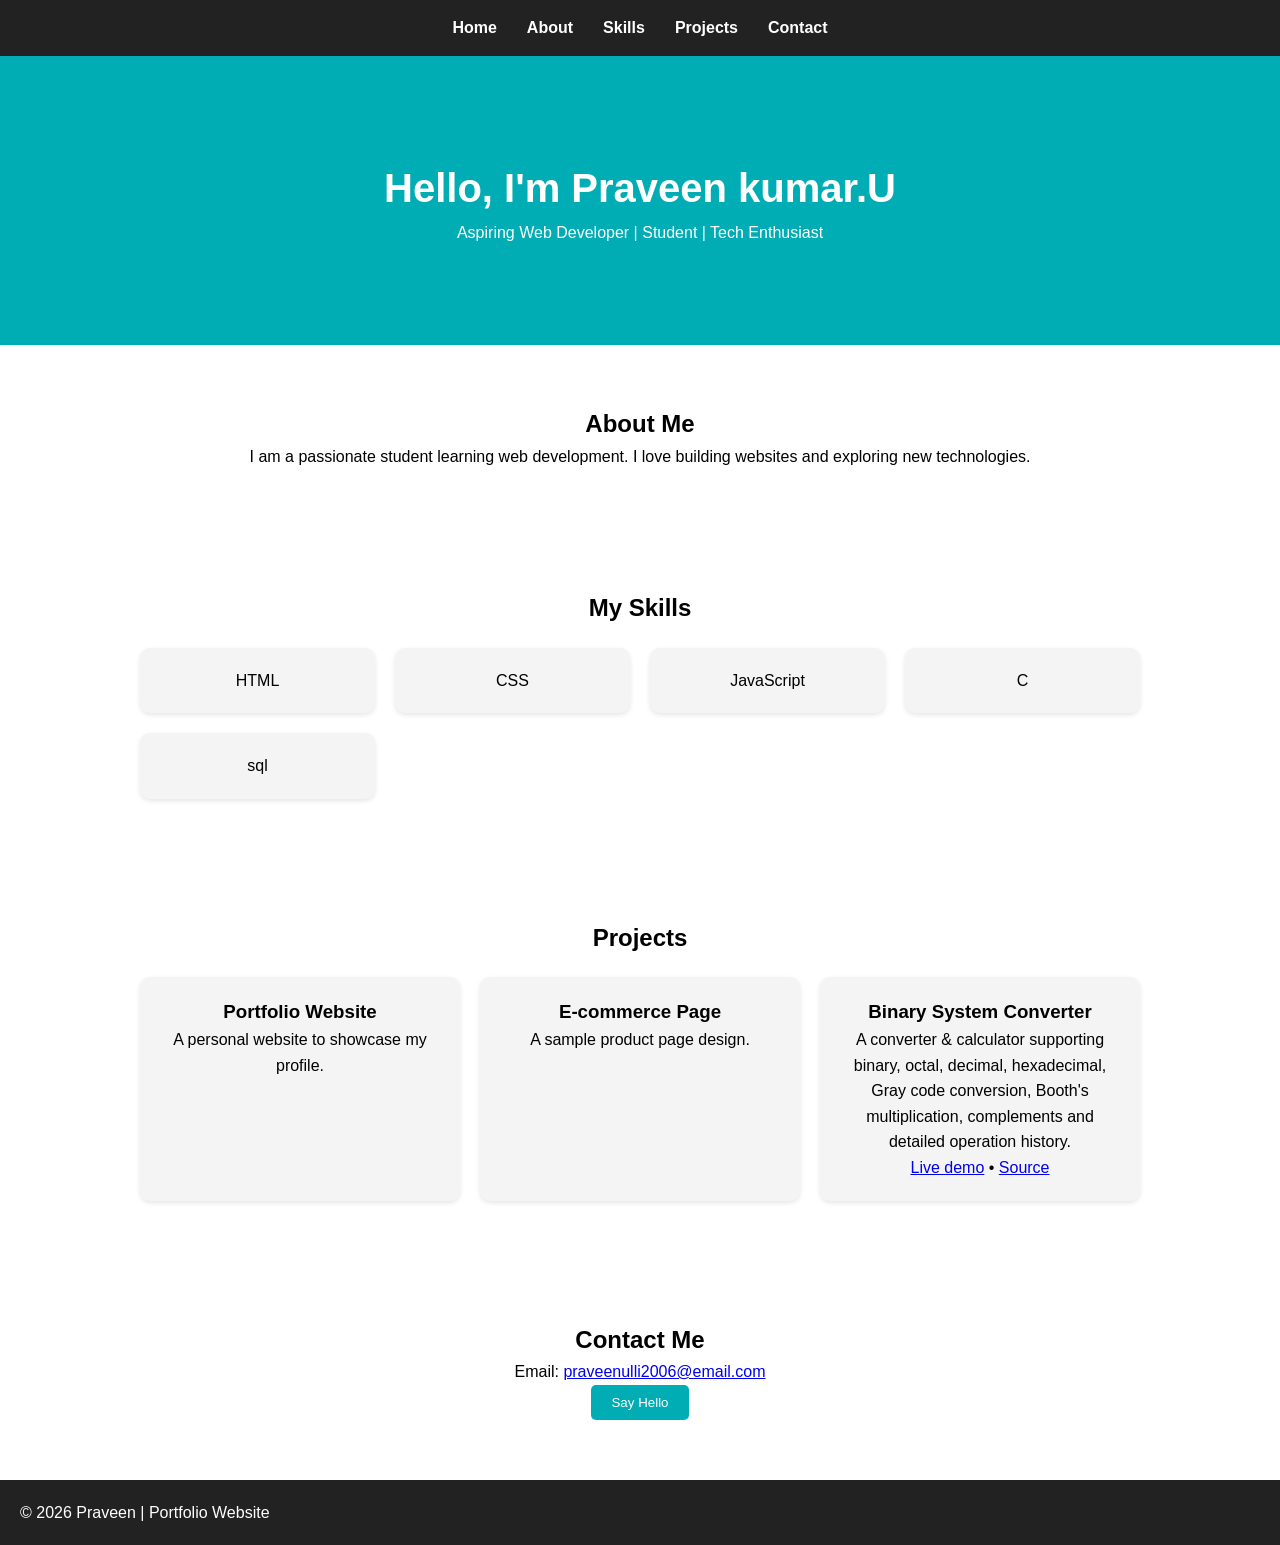
<file: web_internship/task1.html>
<!DOCTYPE html>
<html lang="en">

<head>
    <meta charset="UTF-8">
    <meta name="viewport" content="width=device-width, initial-scale=1.0">
    <title>My Portfolio</title>

    <style>
        * {
            margin: 0;
            padding: 0;
            box-sizing: border-box;
            font-family: Arial, sans-serif;
        }

        body {
            line-height: 1.6;
            scroll-behavior: smooth;
        }

        header {
            background: #222;
            color: white;
            padding: 15px 0;
            position: sticky;
            top: 0;
        }

        nav {
            display: flex;
            justify-content: center;
            gap: 30px;
        }

        nav a {
            color: white;
            text-decoration: none;
            font-weight: bold;
        }

        nav a:hover {
            color: #00adb5;
        }

        section {
            padding: 60px 20px;
            text-align: center;
        }

        #home {
            background: #00adb5;
            color: white;
            padding: 100px 20px;
        }

        #home h1 {
            font-size: 40px;
        }

        .container {
            max-width: 1000px;
            margin: auto;
        }

        .skills-list,
        .projects-list {
            display: grid;
            grid-template-columns: repeat(auto-fit, minmax(200px, 1fr));
            gap: 20px;
            margin-top: 20px;
        }

        .card {
            background: #f4f4f4;
            padding: 20px;
            border-radius: 10px;
            box-shadow: 0 2px 5px rgba(0, 0, 0, 0.1);
        }

        footer {
            background: #222;
            color: white;
            padding: 20px;
        }

        button {
            padding: 10px 20px;
            border: none;
            background: #00adb5;
            color: white;
            cursor: pointer;
            border-radius: 5px;
        }

        button:hover {
            background: #007b83;
        }
    </style>
</head>

<body>

    <header>
        <nav>
            <a href="#home">Home</a>
            <a href="#about">About</a>
            <a href="#skills">Skills</a>
            <a href="#projects">Projects</a>
            <a href="#contact">Contact</a>
        </nav>
    </header>

    <section id="home">
        <h1>Hello, I'm Praveen kumar.U</h1>
        <p>Aspiring Web Developer | Student | Tech Enthusiast</p>
    </section>

    <section id="about">
        <div class="container">
            <h2>About Me</h2>
            <p>I am a passionate student learning web development. I love building websites and exploring new
                technologies.</p>
        </div>
    </section>

    <section id="skills">
        <div class="container">
            <h2>My Skills</h2>
            <div class="skills-list">
                <div class="card">HTML</div>
                <div class="card">CSS</div>
                <div class="card">JavaScript</div>
                <div class="card">C</div>
                <div class="card">sql</div>
            </div>
        </div>
    </section>

    <section id="projects">
        <div class="container">
            <h2>Projects</h2>
            <div class="projects-list">
                <div class="card">
                    <h3>Portfolio Website</h3>
                    <p>A personal website to showcase my profile.</p>
                </div>
                <div class="card">
                    <h3>E-commerce Page</h3>
                    <p>A sample product page design.</p>
                </div>
                <div class="card">
                    <h3>Binary System Converter</h3>
                    <p>A converter & calculator supporting binary, octal, decimal, hexadecimal, Gray code conversion,
                        Booth's multiplication, complements and detailed operation history.</p>
                    <p>
                        <a href="projects/binary-converter/index.html" target="_blank" rel="noopener noreferrer">Live
                            demo</a>
                        •
                        <a href="https://github.com/Praveenkumarulli/binarysystemconveter.git" target="_blank"
                            rel="noopener noreferrer">Source</a>
                    </p>
                </div>
            </div>
        </div>
    </section>

    <section id="contact">
        <div class="container">
            <h2>Contact Me</h2>
            <p>Email: <a href="mailto:praveenulli2006@email.com"
                    aria-label="Email Praveen">praveenulli2006@email.com</a></p>
            <button onclick="location.href='mailto:praveenulli2006@email.com'">Say Hello</button>
        </div>
    </section>

    <footer>
        <p>© 2026 Praveen | Portfolio Website</p>
    </footer>

    <script>
        function showMessage() {
            alert("Thanks for visiting my portfolio!");
        }
    </script>

</body>

</html>
</file>
<file: web_internship/task 3/style.css>
*{
    margin:0;
    padding:0;
    box-sizing:border-box;
    font-family:Arial, sans-serif;
}

body{
    scroll-behavior:smooth;
}

nav{
    position:fixed;
    width:100%;
    top:0;
    left:0;
    background:#111;
    display:flex;
    justify-content:space-between;
    align-items:center;
    padding:15px 40px;
    z-index:1000;
}

.logo{
    color:white;
    font-weight:bold;
}

.nav-links{
    list-style:none;
    display:flex;
}

.nav-links li{
    margin-left:20px;
}

.nav-links a{
    text-decoration:none;
    color:white;
    padding:5px 10px;
    transition:0.3s;
}

.nav-links a:hover{
    background:#00adb5;
    border-radius:4px;
}

.nav-links a.active{
    background:#00adb5;
    border-radius:4px;
}

.menu-toggle{
    display:none;
    color:white;
    font-size:22px;
    cursor:pointer;
}

section{
    height:100vh;
    padding-top:80px;
    text-align:center;
    display:flex;
    justify-content:center;
    align-items:center;
}

#home{ background:#f4f4f4; }
#about{ background:#e0f7fa; }
#services{ background:#ffe0b2; }
#contact{ background:#f8bbd0; }

@media(max-width:768px){
    .nav-links{
        position:absolute;
        top:60px;
        right:0;
        background:#111;
        flex-direction:column;
        width:200px;
        display:none;
    }

    .nav-links li{
        margin:15px 0;
        text-align:center;
    }

    .menu-toggle{
        display:block;
    }
}
</file>
<file: web_internship/task4/style.css>
*{
    box-sizing:border-box;
    font-family:Arial, sans-serif;
}

body{
    background:#f4f4f4;
    display:flex;
    justify-content:center;
    align-items:center;
    height:100vh;
    margin:0;
}

.container{
    background:white;
    padding:30px;
    width:400px;
    border-radius:10px;
    box-shadow:0 5px 15px rgba(0,0,0,0.2);
}

h2{
    text-align:center;
    margin-bottom:20px;
}

label{
    display:block;
    margin-top:10px;
}

input, textarea, select{
    width:100%;
    padding:8px;
    margin-top:5px;
}

.inline{
    display:flex;
    gap:10px;
    margin-top:5px;
}

button{
    width:100%;
    padding:10px;
    margin-top:15px;
    background:#00adb5;
    border:none;
    color:white;
    cursor:pointer;
    border-radius:5px;
}

button:hover{
    background:#007b83;
}

#successMsg{
    margin-top:10px;
    color:green;
    text-align:center;
}
</file>
<file: web_internship/task5/style.css>
body{
    margin:0;
    font-family:Arial, sans-serif;
    background:#1e1e2f;
    color:white;
    padding:20px;
}

.container{
    max-width:800px;
    margin:auto;
}

h1{
    text-align:center;
    margin-bottom:20px;
}

.form-section{
    background:#2a2a40;
    padding:20px;
    border-radius:10px;
    box-shadow:0 5px 15px rgba(0,0,0,0.3);
}

input, textarea{
    width:100%;
    padding:10px;
    margin:10px 0;
    border:none;
    border-radius:5px;
}

button{
    padding:10px 20px;
    background:#00adb5;
    border:none;
    color:white;
    cursor:pointer;
    border-radius:5px;
}

button:hover{
    background:#007b83;
}

.post{
    background:#2a2a40;
    padding:15px;
    margin-top:20px;
    border-radius:10px;
    box-shadow:0 5px 15px rgba(0,0,0,0.3);
}

.post h3{
    margin-bottom:10px;
}

.actions button{
    margin-right:10px;
}

.delete-btn{
    background:#ff4c4c;
}
</file>
<file: web_internship/task6/style.css>
body{
    margin:0;
    font-family:Arial, sans-serif;
    background:#1e1e2f;
    color:white;
    display:flex;
    justify-content:center;
    align-items:center;
    height:100vh;
}

.container{
    width:400px;
    background:#2a2a40;
    padding:20px;
    border-radius:12px;
    box-shadow:0 5px 20px rgba(0,0,0,0.3);
}

h1{
    text-align:center;
}

.input-section{
    display:flex;
    gap:10px;
}

input{
    flex:1;
    padding:8px;
    border:none;
    border-radius:5px;
}

button{
    padding:8px 12px;
    border:none;
    border-radius:5px;
    background:#00adb5;
    color:white;
    cursor:pointer;
}

button:hover{
    background:#007b83;
}

ul{
    list-style:none;
    padding:0;
    margin-top:20px;
}

li{
    background:#3a3a55;
    padding:8px;
    margin-bottom:10px;
    border-radius:5px;
    display:flex;
    justify-content:space-between;
    align-items:center;
}

.completed{
    text-decoration:line-through;
    opacity:0.6;
}

.filters{
    margin-top:15px;
    display:flex;
    justify-content:space-between;
}
</file>
